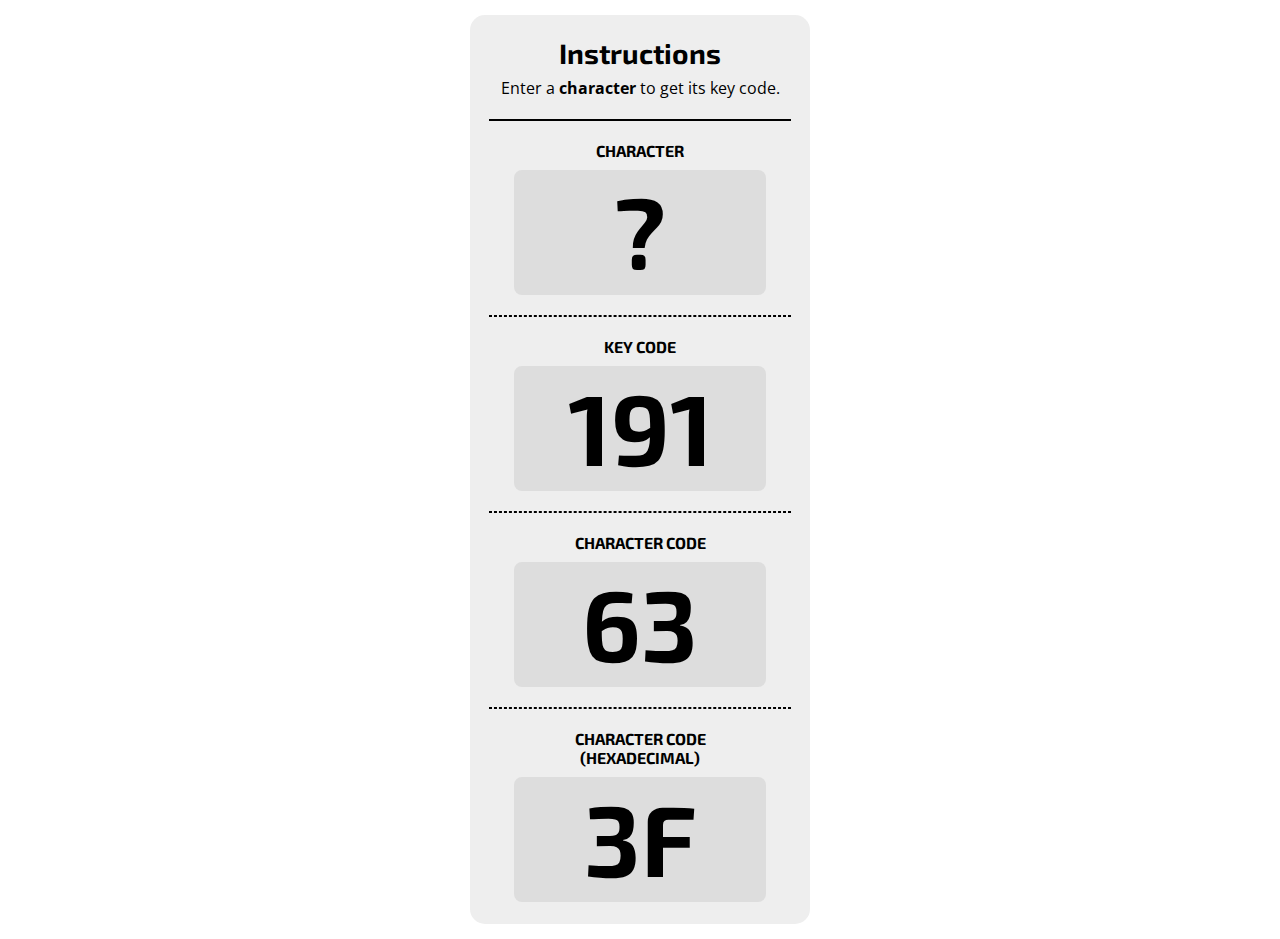
<file: chartester/index.html>
<!DOCTYPE html>
<html>
	<head>
		<link href="https://fonts.googleapis.com/css?family=Exo+2|Open+Sans" rel="stylesheet"/>
		<script src="https://code.jquery.com/jquery-3.3.1.js" integrity="sha256-2Kok7MbOyxpgUVvAk/HJ2jigOSYS2auK4Pfzbm7uH60=" crossorigin="anonymous"></script>
		<style type="text/css">
			h1 {
				font-size: 28px;
				font-family: "Exo 2";
				margin-block-end:.25em;
			}
			p {
				margin-block-start:.25em;
				margin-block-end:.5em;
				font-size: 16px;
				font-family: "Open Sans"
			}
			.center {
				width: 340px;
				height: 100%;
				background-color: #eee;
				margin: 15px auto;
				border: solid 0px;
				border-radius: 15px;
			}
			.center * {
				text-align:center;
			}
			.content-wrapper {
				padding: 2px;
			}
			.hr {
				width:89%;
				margin: 20px auto;
				border: 1px solid;
			}
			.hr-d {
				width:89%;
				margin: 20px auto;
				border: 1px dashed;
			} 
			.hr-e {
				width:89%;
				margin: 20px auto;
			} 
			.strong {
				font-weight: bold;
				padding-bottom: 10px;
			}
			.wrapper {
				margin: 0 auto;
				width: 75%;
				font-family: "Exo 2";
				font-weight: bold;
			}
			.bigchar {
				font-size: 100px;
				height: 125px;
				border: solid 0;
				border-radius: 8px;
				background-color: #ddd;
			}
		</style>
		<script type="text/javascript">
			$(document).ready(function(){
				$("body").on("keydown", function(e) {
					e.preventDefault();
					$("#keyCode").html(e.which);
					$("#char").html(e.key);
					var s = e.key;
					$("#charCode").html(s.charCodeAt(0));
					$("#charCodeHex").html(s.charCodeAt(0).toString(16).toUpperCase());
				});
			});
		</script>
	</head>
	<body>
		<div class="center">
			<div id="instructions">
				<div class="content-wrapper">
					<h1>Instructions</h1>
					<p>Enter a <strong>character</strong> to get its key code.</p>
					<div class="hr"></div>
					<div class="wrapper">
						<div class="strong">CHARACTER</div>
						<div class="bigchar" id="char">?</div>
					</div>
					<div class="hr-d"></div>
					<div class="wrapper">
						<div class="strong">KEY CODE</div>
						<div class="bigchar" id="keyCode">191</div>
					</div>
					<div class="hr-d"></div>
					<div class="wrapper">
						<div class="strong">CHARACTER CODE</div>
						<div class="bigchar" id="charCode">63</div>
					</div>
					<div class="hr-d"></div>
					<div class="wrapper">
						<div class="strong">CHARACTER CODE (HEXADECIMAL)</div>
						<div class="bigchar" id="charCodeHex">3F</div>
					</div>
					<div class="hr-e"></div>
				</div>
			</div>
		</div>
	</body>
</html>
</file>
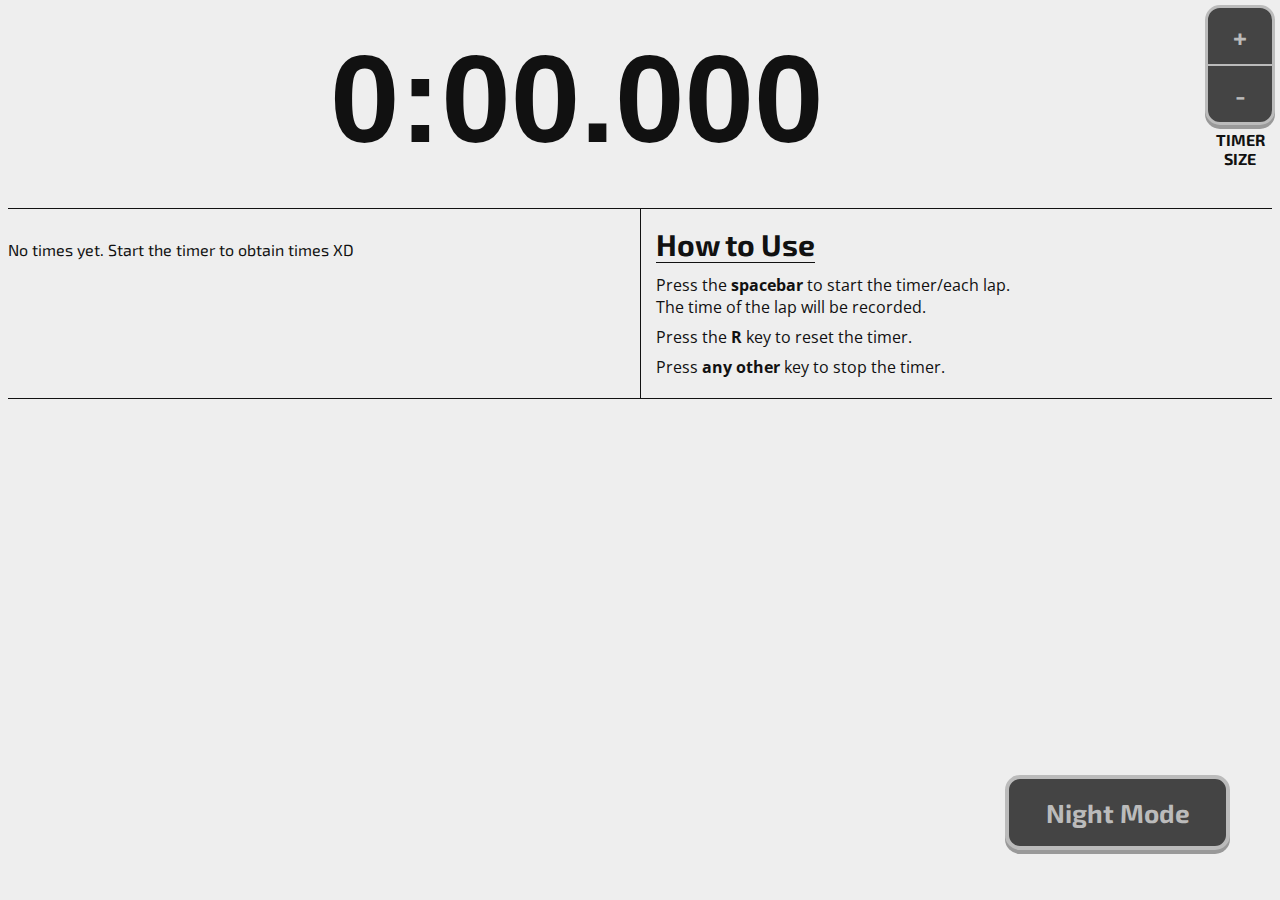
<file: lap-timer/index.html>
<!DOCTYPE html>
<html>
	<head>
		<link href="https://fonts.googleapis.com/css?family=Exo+2|Open+Sans" rel="stylesheet">
		<style type="text/css">
			body {
				font-family: "Exo 2", sans-serif;
				background-color: #EEEEEE;
				color: #111111;
			}
			.timer-container {
				height: 200px;
				display: flex;
				flex-direction: column;
				justify-content: center;
			}
			div#timer {
				font-size:125px; 
				text-align:center;
				font-family:sans-serif;
				font-weight: bold;
				padding-bottom: 20px;
				width: 90%;
			}
			.flex {
				display:flex;
				border-top: 1.5px solid;
				border-bottom: 1.5px solid;
			}
			.flex div div {
				padding-top: 15px;
				padding-bottom: 20px;
			}
			#times {
				width: 50%;
			}
			#instructions {
				border-left:1.5px solid;
			}
			#instructions div {
				margin-left:15px;
			}
			#instructions div h1 {
				margin: 0 0 12px 0;
			}
			#instructions div h1 * {
				font-size: 30px;
				border-bottom: 1px solid;
			}
			#instructions div p {
				font-size:16px;
				font-family: "Open Sans", sans-serif;
				margin: 0px;
			}
			p.gap {
				margin-block-start: 0.5em !important;
				margin-block-end: 0.5em !important;
			}
			.BR {
				position: absolute;
				right: 50px;
				bottom: 50px;
			}
			.button-h {
				width: 225px;
				height: 75px;
				border: solid 4px;
				border-radius: 15px;
				font-size: 26px;
				font-weight: bold;
				font-family: "Exo 2", sans-serif;
				background-color: #444444;
				color: #BBBBBB;
			}
			.button-container {
				position: absolute;
				top: 5px;
				right: 5px;
				width: 70px;
				/*border: solid 4px;
				border-radius: 15px;
				font-family: "Exo 2", sans-serif;
				background-color: #444444;
				color: #BBBBBB;*/
			}
			.button-v {
				font-family: "Exo 2", sans-serif;
				background-color: #444444;
				color: #BBBBBB;
				width: 100%;
				height: 60px;
				font-size: 26px;
				font-weight: bold;
			}
			.button-v-top {
				border: solid;
				border-width: 3px 3px 1.5px 3px;
				border-top-left-radius: 15px;
				border-top-right-radius: 15px;
			}
			.button-v-bottom {
				border: solid;
				border-width: 1.5px 3px 3px 3px;
				border-bottom-left-radius: 15px;
				border-bottom-right-radius: 15px;
			}
			.button-container p {
				text-align: center;
				font-weight: bold;
				font-size: 16px;
				margin-top: 5px;
			}
			button {
				outline: none;
				box-shadow: 0 4px #999;
			}
			button:active {
				box-shadow: 0 1px #666;
				transform: translateY(3px);
			}
			#laplist li {
				float: left;
				width: 33.3%;
			}
			#laplist li span {
				margin-left: 12px;
			}
		</style>
		<script src="https://code.jquery.com/jquery-3.3.1.js" integrity="sha256-2Kok7MbOyxpgUVvAk/HJ2jigOSYS2auK4Pfzbm7uH60=" crossorigin="anonymous"></script>
		<script type="text/javascript">
			var startTime = 0;
			var endTime = 0;
			var elapsedTime = 0;
			var running = false;
			var night = false;
			$(document).ready(function() {
				$(document).on("keyup", function(e) {
					if (e.which == 32) {
						startTiming();
					} else if (e.which == 114 || e.which == 82) {
						resetTiming();
					} else {
						if (started) {
							stopTiming();
						}
					}
				});
				$("#night").click(function(){
					nightMode();
				});
			});
			
			function nightMode() {
				if (!night) {
					night = true;
					$("body").css({"background-color": "#111111", "color": "#eeeeee"});
					$("button").css({"background-color": "#999999", "color": "#666666", "box-shadow": "0 4px #444444"});
					$("button:active").css({"box-shadow": "0 1px #222222"});
					$("#night").html("Day Mode");
				} else {
					night = false;
					$("body").css({"color": "#111111", "background-color": "#eeeeee"});
					$("button").css({"color": "#bbbbbb", "background-color": "#444444", "box-shadow": "0 4px #999999"});
					$("button:active").css({"box-shadow": "0 1px #666666"});
					$("#night").html("Night Mode");
				}
			}
			function startTiming() {
				if (running) {
					recordNewLap(mstoTime(elapsedTime));
				} else {
					running = true;
				}
				startTime = new Date().getTime();
				time();
			} 
			function resetTiming() {
				stopTiming();
				
				alert("Reset timing");
			}
			function stopTiming() {
				running = false;
				endTimeout('time()');
				alert("Stop timing");
			}
			function time() {
				endTime = new Date().getTime();
				elapsedTime = endTime - startTime;
				$("#timer").html(mstoTime(elapsedTime));
				setTimeout('time()', 15);
			}
			function mstoTime(input) {
				var ms, s, min, hr;			//actual integer
				var msd, sd, mind, hrd;		//string formatted form
				ms = input % 1000;
				s = ((input - ms)/1000)%60;
				min = ((((input-ms)/1000) - s) / 60) % 60;
				hr = (((((input-ms)/1000) - s) / 60) - min) / 60;
				msd = display(ms, 3);
				if (input >= 60000) {
					sd = display(s,2);
				} else {
					sd = s;
				}
				hrd = hr;
				if (hr > 0) {
					mind = display(min,2);
					return `${hrd}:${mind}:${sd}.${msd}`;			
				} else {
					if (min > 0) {
						mind = min;
						return `${mind}:${sd}.${msd}`;
					} else {
						return `${sd}.${msd}`;
					}
				}
			}
			function display(input, places) {
				var i, result;
				result = input;
				for (i = 1; i < places; i++) {
					if (input < (Math.pow(10,places) / Math.pow(10, i))) {
						result = "0" + result;
					}
				}
				return result;
			}
			function recordNewLap(timing) {
				$("#notimes").css({display:"none"});
				$("#laplist").append("<li class='f'><span>" + timing + "</span></li>");
			}
		</script>
	</head>
	<body>
		<div class="timer-container">
			<div id="timer">0:00.000</div>
		</div>
		<div class="flex">
			<div id="times">
				<div>
					<ol id="laplist"></ol>
					<span id="notimes">No times yet. Start the timer to obtain times XD</span>
				</div>
			</div>
			<div id="instructions">
				<div>
					<h1><span>How to Use</span></h1>
					<p>Press the <strong>spacebar</strong> to start the timer/each lap.</p>
					<p>The time of the lap will be recorded.</p>
					<p class="gap"></p>
					<p>Press the <strong>R</strong> key to reset the timer.</p>
					<p class="gap"></p>
					<p>Press <strong>any other</strong> key to stop the timer.</p>
				</div>
			</div>
		</div>
		<div class="button-container">
			<button class="button-v button-v-top" id="incsize">+</button>
			<button class="button-v button-v-bottom" id="decsize">-</button>
			<p class="center">TIMER SIZE</p>
		</div>
		<div class="BR">
			<button class="button-h" id="night">Night Mode</button>
		</div>
	</body>
</html>
</file>
